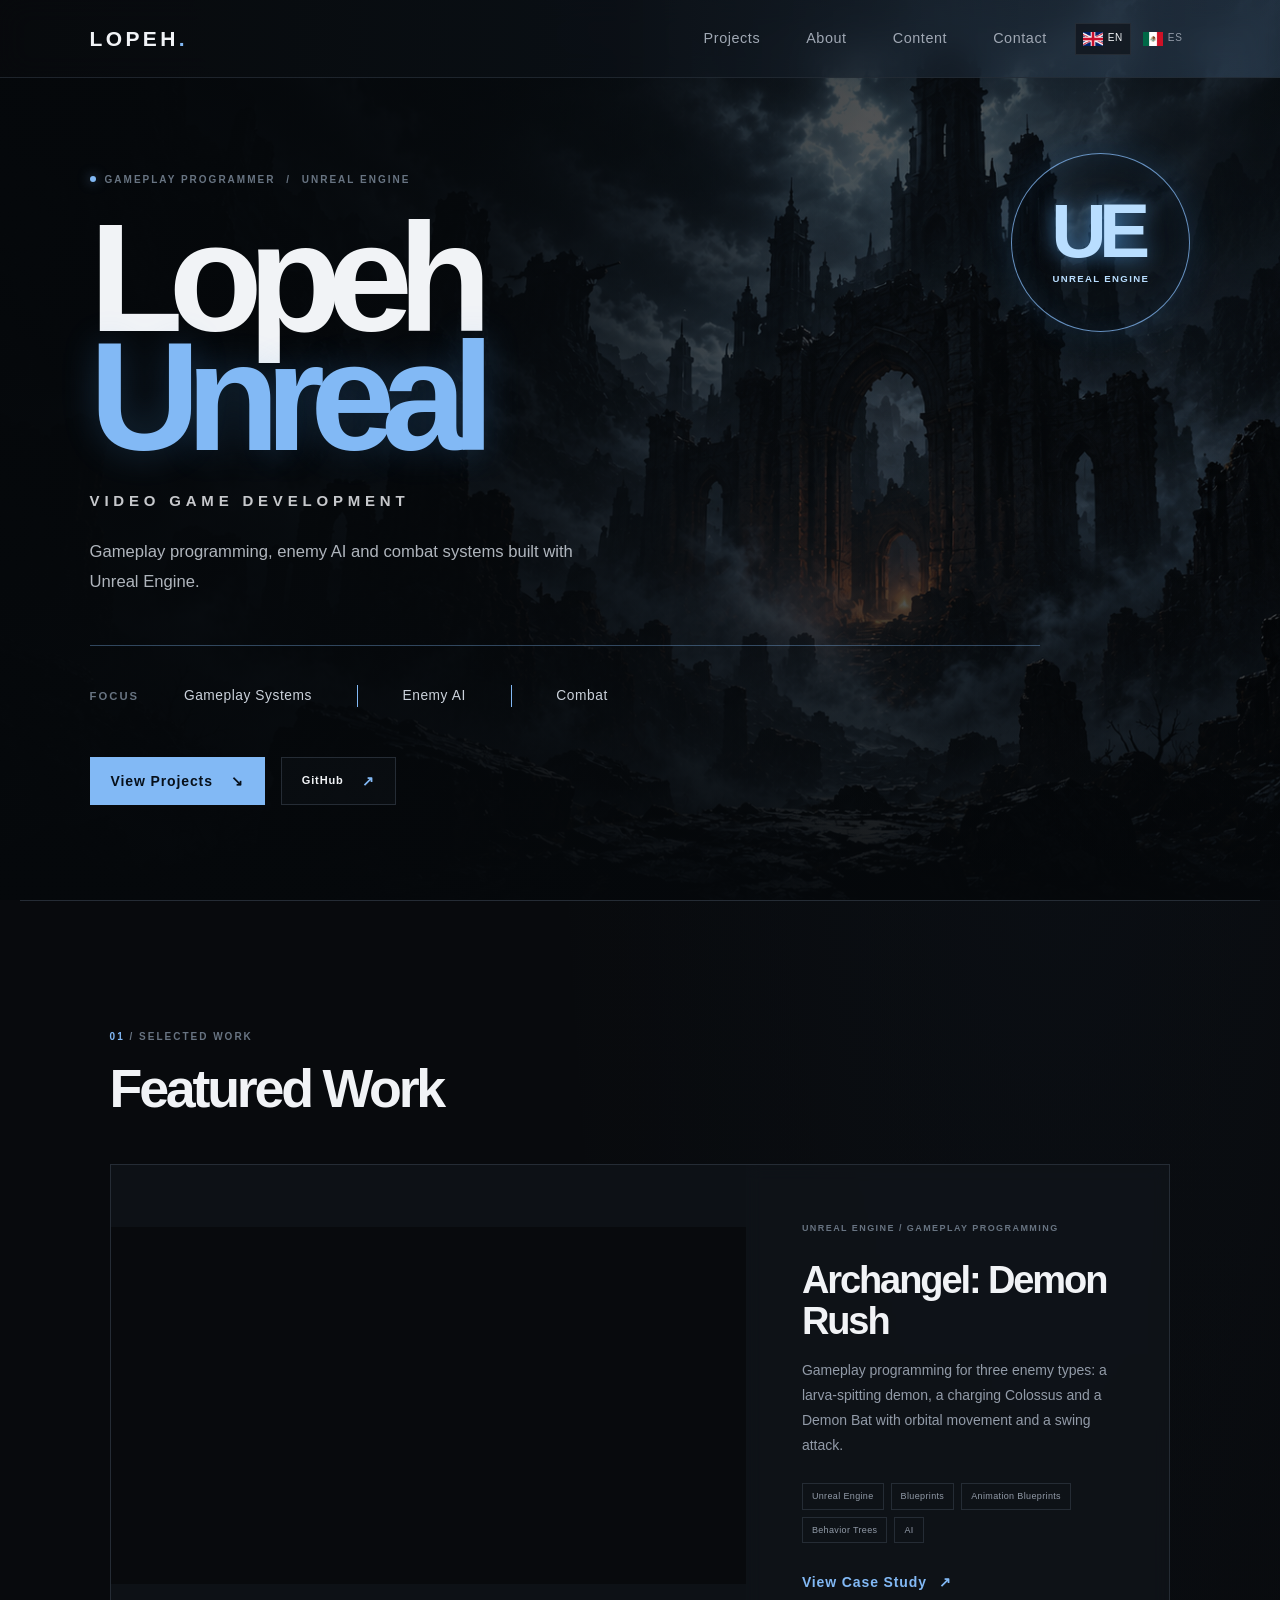
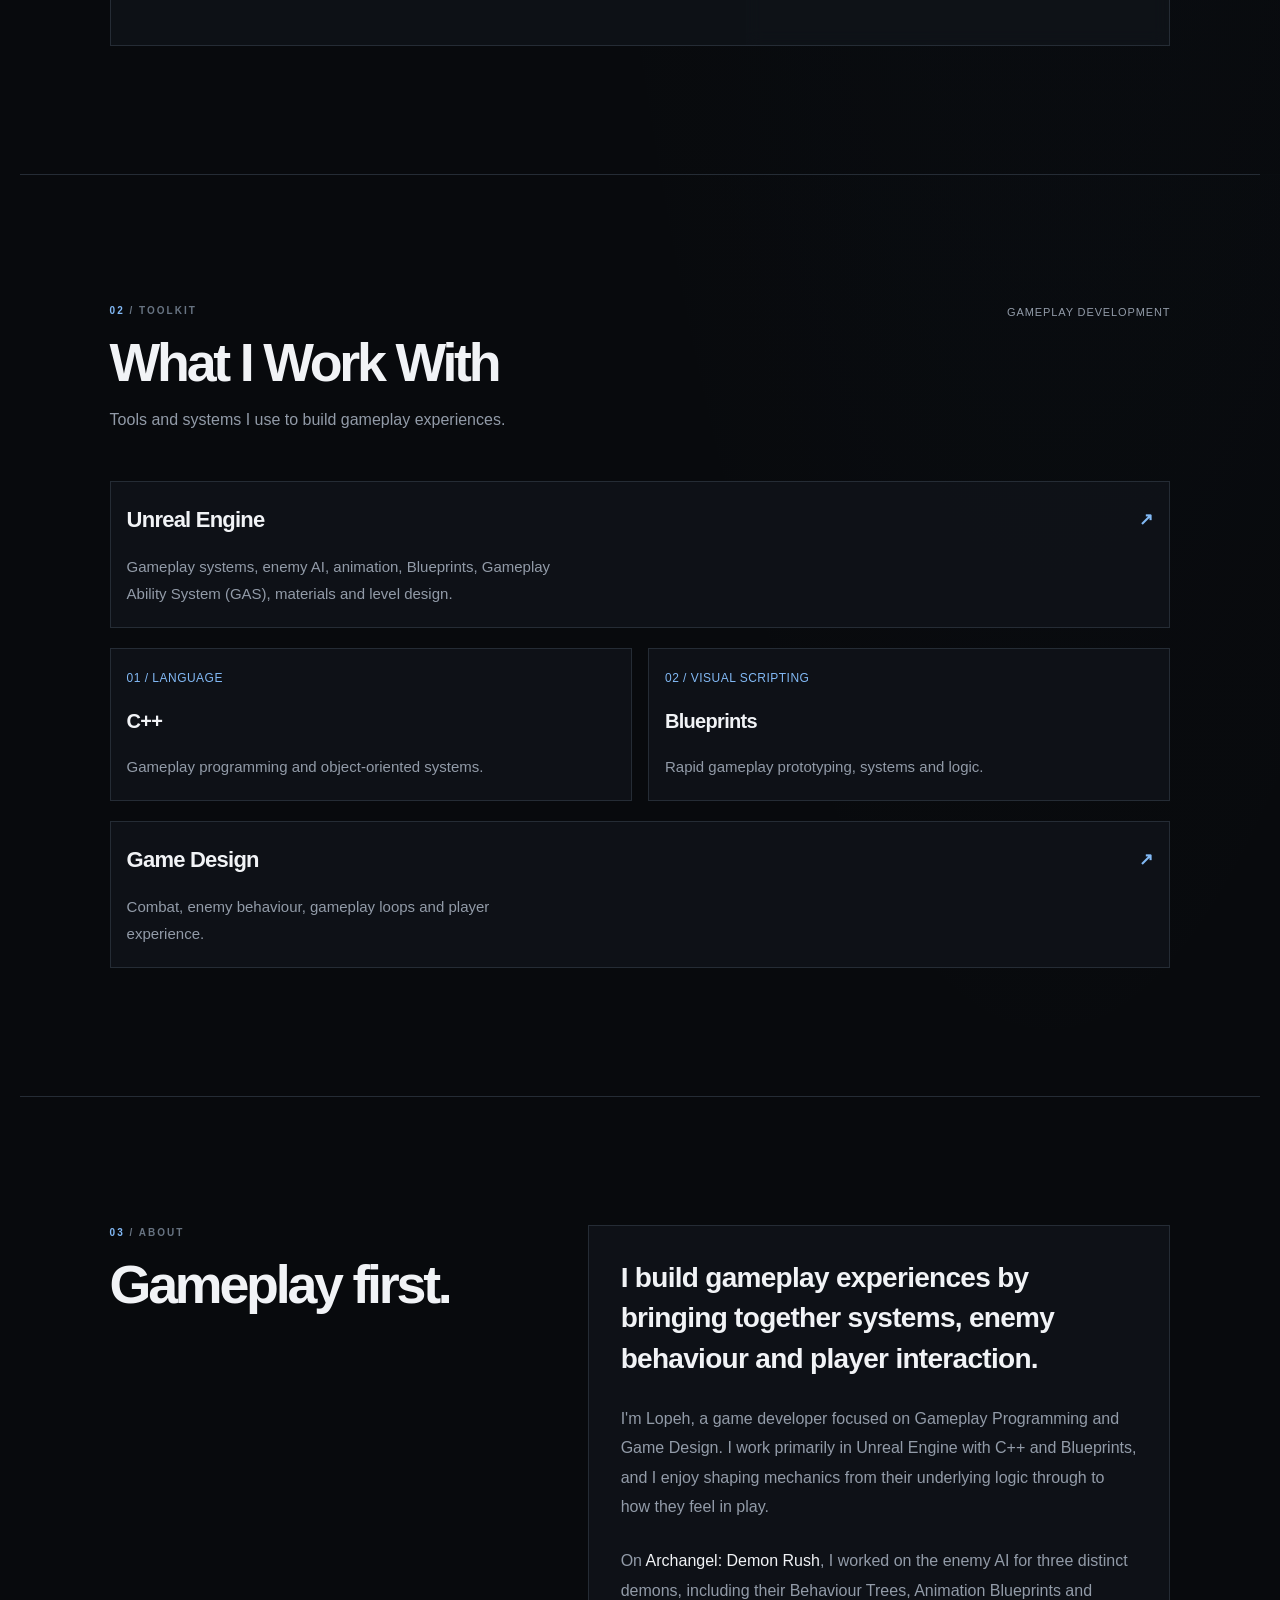
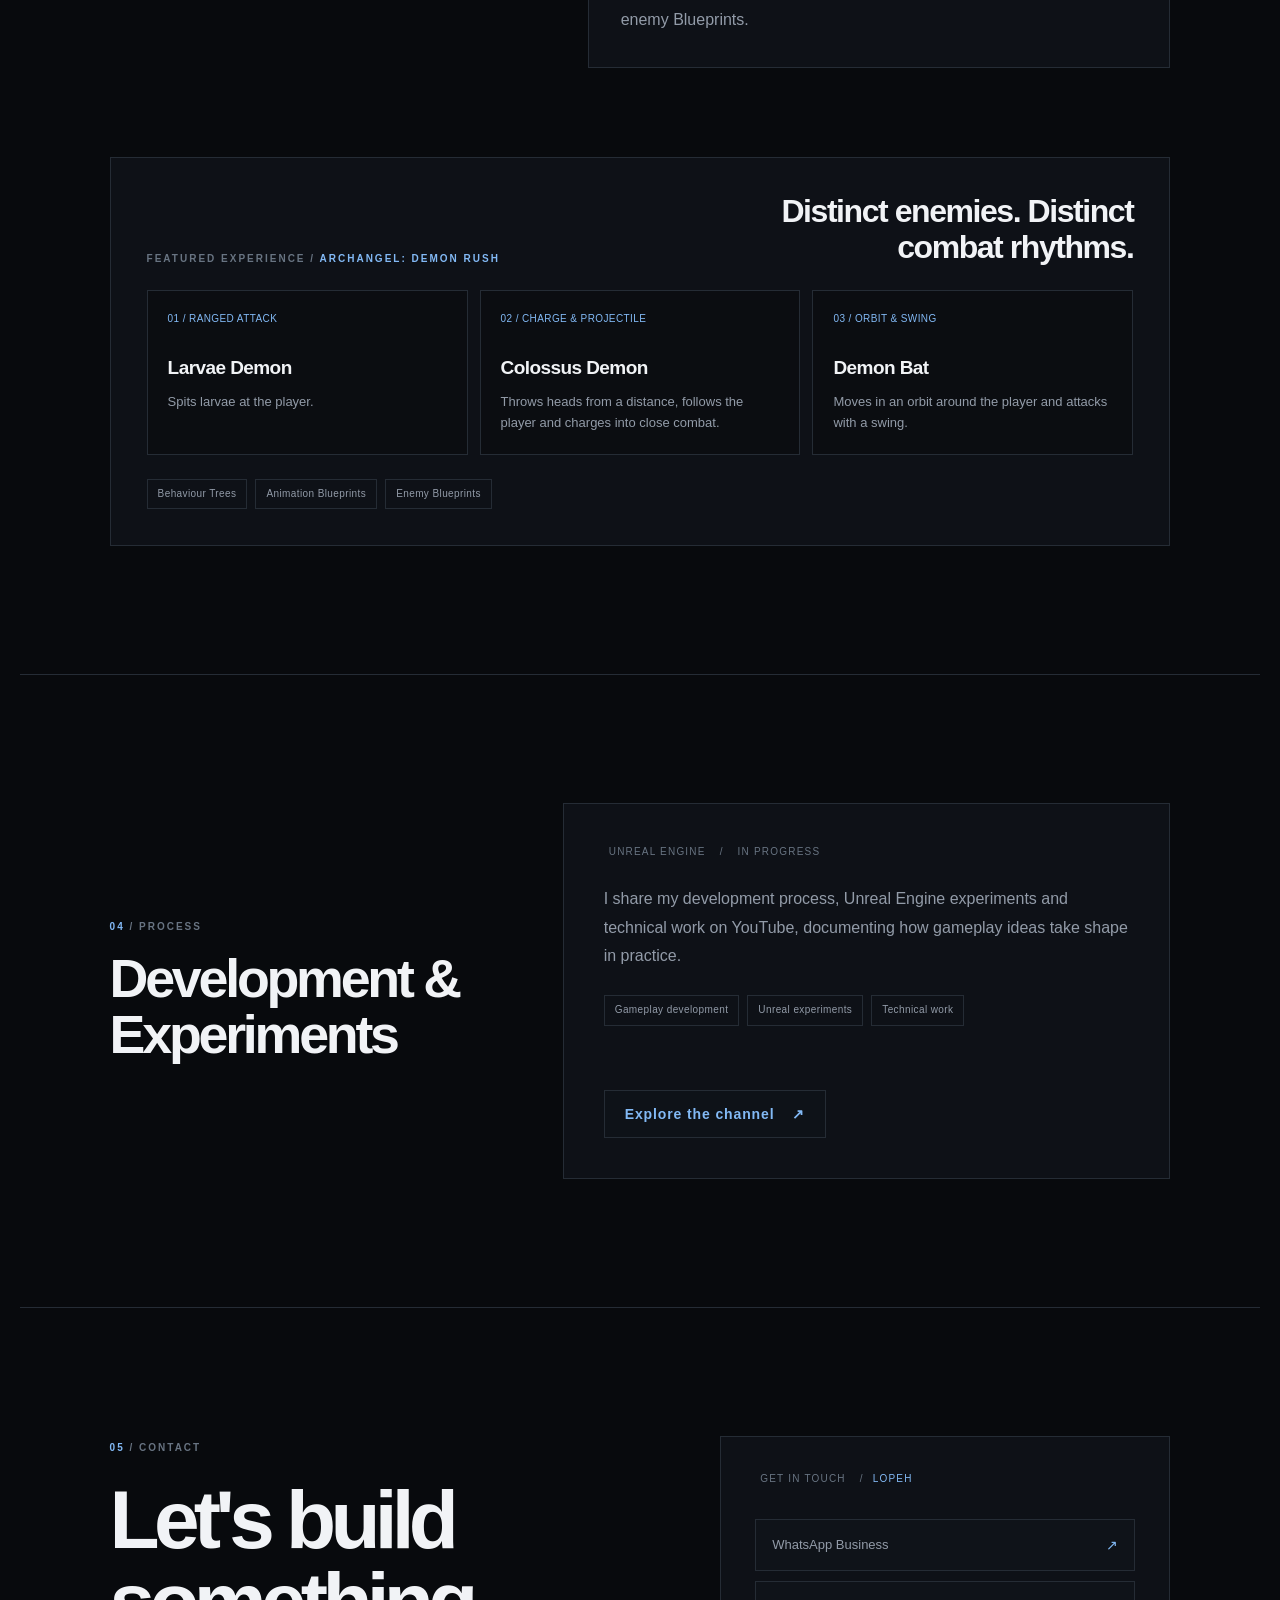
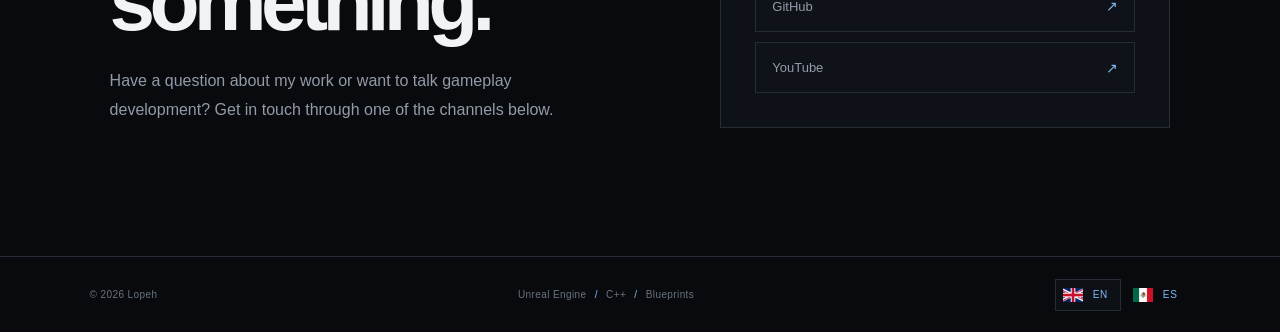
<file: index.html>
<!DOCTYPE html>
<html lang="en">
<head>
    <meta charset="UTF-8">
    <meta name="viewport" content="width=device-width, initial-scale=1.0">
    <meta name="theme-color" content="#080A0D">
    <meta name="description" content="Lopeh — Gameplay Programmer working with Unreal Engine, C++, Blueprints, enemy AI and combat systems." data-i18n-content="homeMetaDescription">
    <meta property="og:title" content="Lopeh | Gameplay Programmer" data-i18n-content="homeTitle">
    <meta property="og:description" content="Gameplay Programming and Unreal Engine. Selected work, enemy AI and combat systems." data-i18n-content="homeMetaDescription">
    <meta property="og:type" content="website">
    <meta property="og:url" content="https://lopeh.dev/">

    <title data-i18n="homeTitle">Lopeh | Gameplay Programmer</title>
    <link rel="stylesheet" href="style.css?v=toolkit-layout-7">
    <link rel="icon" href="favicon.svg?v=1" type="image/svg+xml">
    <link rel="icon" href="favicon.ico?v=1" sizes="64x64">
</head>
<body>
    <a class="skip-link" href="#main" data-i18n="skip">Skip to content</a>

    <header class="navbar">
        <a href="#home" class="logo" aria-label="Lopeh home" data-i18n-aria-label="homeLabel">LOPEH<span>.</span></a>
        <nav aria-label="Main navigation" data-i18n-aria-label="navLabel">
            <a href="#projects" data-i18n="navProjects">Projects</a>
            <a href="#about" data-i18n="navAbout">About</a>
            <a href="#content" data-i18n="navContent">Content</a>
            <a href="#contact" data-i18n="navContact">Contact</a>
        </nav>
        <div class="language-switcher" role="group" aria-label="Language" data-i18n-aria-label="languageLabel">
            <button type="button" data-set-language="en" aria-label="English" aria-pressed="true"><img class="language-flag" src="images/flag-gb.png" alt="" width="20" height="14"><span>EN</span></button>
            <button type="button" data-set-language="es" aria-label="Español" aria-pressed="false"><img class="language-flag" src="images/flag-mx.png" alt="" width="20" height="14"><span>ES</span></button>
        </div>
    </header>

    <main id="main">
        <section class="hero" id="home" aria-labelledby="hero-title">
            <div class="hero-backdrop" aria-hidden="true">
                <img src="images/ruined-castle-background.png" alt="" fetchpriority="high">
            </div>
            <div class="hero-engine-mark" role="img" aria-label="Unreal Engine">
                <span class="hero-engine-monogram" aria-hidden="true">UE</span>
                <span>UNREAL ENGINE</span>
            </div>
            <div class="hero-inner">
                <div class="hero-content">
                    <p class="eyebrow"><span class="eyebrow-marker" aria-hidden="true"></span><span data-i18n="heroEyebrow">GAMEPLAY PROGRAMMER <span class="eyebrow-divider">/</span> UNREAL ENGINE</span></p>
                    <h1 id="hero-title"><span class="hero-name">Lopeh</span><span class="hero-unreal">Unreal</span></h1>
                    <p class="hero-subtitle" data-i18n="heroSubtitle">VIDEO GAME DEVELOPMENT</p>
                    <p class="hero-description" data-i18n="heroDescription">Gameplay programming, enemy AI and combat systems built with Unreal Engine.</p>

                    <div class="specialty-strip" aria-label="Specialties" data-i18n-aria-label="specialtiesLabel">
                        <span class="specialty-label" data-i18n="focus">FOCUS</span>
                        <span data-i18n="gameplaySystems">Gameplay Systems</span>
                        <span>Enemy AI</span>
                        <span>Combat</span>
                    </div>

                    <div class="hero-buttons">
                        <a href="#projects" class="button primary"><span data-i18n="viewProjects">View Projects</span> <span aria-hidden="true">↘</span></a>
                        <a href="https://github.com/lopehdev" class="button secondary" target="_blank" rel="noopener noreferrer">GitHub <span aria-hidden="true">↗</span></a>
                    </div>
                </div>
            </div>
        </section>

        <section id="projects" class="section projects-section backdrop-section" aria-labelledby="projects-title">
            <div class="section-heading">
                <p class="eyebrow">01 <span>/</span> <span data-i18n="selectedWork">SELECTED WORK</span></p>
                <h2 id="projects-title" data-i18n="featuredWork">Featured Work</h2>
            </div>

            <article class="project-card">
                <div class="project-image">
                    <iframe
                        src="https://www.youtube.com/embed/xgYM9En0Grg"
                        title="Archangel: Demon Rush — Enemy AI Showcase"
                        data-i18n-title="showcaseVideoTitle"
                        loading="lazy"
                        allow="accelerometer; clipboard-write; encrypted-media; gyroscope; picture-in-picture; web-share"
                        referrerpolicy="strict-origin-when-cross-origin"
                        allowfullscreen>
                    </iframe>
                </div>
                <div class="project-info">
                    <p class="project-type"><span data-i18n="projectType">UNREAL ENGINE <span>/</span> GAMEPLAY PROGRAMMING</span></p>
                    <h3>Archangel: Demon Rush</h3>
                    <p data-i18n="projectDescription">Gameplay programming for three enemy types: a larva-spitting demon, a charging Colossus and a Demon Bat with orbital movement and a swing attack.</p>
                    <div class="tags" aria-label="Project technologies" data-i18n-aria-label="projectTechnologies">
                        <span>Unreal Engine</span>
                        <span>Blueprints</span>
                        <span>Animation Blueprints</span>
                        <span data-i18n="behaviorTrees">Behavior Trees</span>
                        <span>AI</span>
                    </div>
                    <a href="archangel.html" class="project-link"><span data-i18n="viewCaseStudy">View Case Study</span> <span aria-hidden="true">↗</span></a>
                </div>
            </article>
        </section>

        <section class="section skills-section backdrop-section" aria-labelledby="skills-title">
            <div class="section-heading toolkit-heading">
                <p class="eyebrow">02 <span>/</span> <span data-i18n="toolkit">TOOLKIT</span></p>
                <p class="toolkit-meta" data-i18n="gameplayDevelopment">GAMEPLAY DEVELOPMENT</p>
                <h2 id="skills-title" data-i18n="toolkitTitle">What I Work With</h2>
                <p class="toolkit-intro" data-i18n="toolkitIntro">Tools and systems I use to build gameplay experiences.</p>
            </div>
            <div class="skills-grid">
                <article class="skill skill-feature">
                    <div class="skill-heading">
                        <h3>Unreal Engine</h3>
                        <span class="skill-arrow" aria-hidden="true">↗</span>
                    </div>
                    <p data-i18n="unrealSummary">Gameplay systems, enemy AI, animation, Blueprints, Gameplay Ability System (GAS), materials and level design.</p>
                </article>
                <article class="skill">
                    <span class="skill-index" data-i18n="language">01 / LANGUAGE</span>
                    <h3>C++</h3>
                    <p data-i18n="cppDescription">Gameplay programming and object-oriented systems.</p>
                </article>
                <article class="skill">
                    <span class="skill-index" data-i18n="visualScripting">02 / VISUAL SCRIPTING</span>
                    <h3>Blueprints</h3>
                    <p data-i18n="blueprintsDescription">Rapid gameplay prototyping, systems and logic.</p>
                </article>
                <article class="skill skill-wide">
                    <div class="skill-heading">
                    <h3 data-i18n="gameDesign">Game Design</h3>
                        <span class="skill-arrow" aria-hidden="true">↗</span>
                    </div>
                    <p data-i18n="gameDesignDescription">Combat, enemy behaviour, gameplay loops and player experience.</p>
                </article>
            </div>
        </section>

        <section id="about" class="section about-section backdrop-section" aria-labelledby="about-title">
            <div class="section-heading">
                <p class="eyebrow">03 <span>/</span> <span data-i18n="about">ABOUT</span></p>
                <h2 id="about-title" data-i18n="aboutTitle">Gameplay first.</h2>
            </div>
            <div class="about-content">
                <p class="about-lead" data-i18n="aboutLead">I build gameplay experiences by bringing together systems, enemy behaviour and player interaction.</p>
                <p data-i18n="aboutParagraph1">I'm Lopeh, a game developer focused on Gameplay Programming and Game Design. I work primarily in Unreal Engine with C++ and Blueprints, and I enjoy shaping mechanics from their underlying logic through to how they feel in play.</p>
                <p data-i18n="aboutParagraph2">On <em>Archangel: Demon Rush</em>, I worked on the enemy AI for three distinct demons, including their Behaviour Trees, Animation Blueprints and enemy Blueprints.</p>
            </div>
            <div class="about-focus">
                <div class="about-focus-heading">
                    <p class="eyebrow"><span data-i18n="featuredExperience">FEATURED EXPERIENCE</span> <span>/</span> ARCHANGEL: DEMON RUSH</p>
                    <h3 data-i18n="enemyHeading">Distinct enemies. Distinct combat rhythms.</h3>
                </div>
                <div class="enemy-grid">
                    <article class="enemy-card">
                        <span class="skill-index" data-i18n="rangedAttack">01 / RANGED ATTACK</span>
                        <h4>Larvae Demon</h4>
                        <p data-i18n="larvaeDescription">Spits larvae at the player.</p>
                    </article>
                    <article class="enemy-card">
                        <span class="skill-index" data-i18n="chargeProjectile">02 / CHARGE &amp; PROJECTILE</span>
                        <h4>Colossus Demon</h4>
                        <p data-i18n="colossusDescription">Throws heads from a distance, follows the player and charges into close combat.</p>
                    </article>
                    <article class="enemy-card">
                        <span class="skill-index" data-i18n="orbitSwing">03 / ORBIT &amp; SWING</span>
                        <h4>Demon Bat</h4>
                        <p data-i18n="batDescription">Moves in an orbit around the player and attacks with a swing.</p>
                    </article>
                </div>
                <div class="about-tools" aria-label="Areas of implementation" data-i18n-aria-label="implementationAreas">
                    <span>Behaviour Trees</span>
                    <span>Animation Blueprints</span>
                    <span>Enemy Blueprints</span>
                </div>
            </div>
        </section>

        <section id="content" class="section content-section backdrop-section" aria-labelledby="content-title">
            <div class="section-heading">
                <p class="eyebrow">04 <span>/</span> <span data-i18n="process">PROCESS</span></p>
                <h2 id="content-title" data-i18n="contentTitle">Development &amp; Experiments</h2>
            </div>
            <div class="content-panel">
                <div class="content-copy">
                    <p class="content-kicker"><span data-i18n="unrealEngine">UNREAL ENGINE</span> <span>/</span> <span data-i18n="inProgress">IN PROGRESS</span></p>
                    <p class="content-description" data-i18n="contentDescription">I share my development process, Unreal Engine experiments and technical work on YouTube, documenting how gameplay ideas take shape in practice.</p>
                    <div class="content-topics" aria-label="Topics" data-i18n-aria-label="topics">
                        <span data-i18n="topicGameplay">Gameplay development</span>
                        <span data-i18n="topicExperiments">Unreal experiments</span>
                        <span data-i18n="topicTechnical">Technical work</span>
                    </div>
                </div>
                <a href="https://www.youtube.com/@LopehUnrealES" target="_blank" rel="noopener noreferrer" class="button secondary"><span data-i18n="exploreChannel">Explore the channel</span> <span aria-hidden="true">↗</span></a>
            </div>
        </section>

        <section id="contact" class="section contact-section backdrop-section" aria-labelledby="contact-title">
            <div class="contact-copy">
                <p class="eyebrow">05 <span>/</span> <span data-i18n="contact">CONTACT</span></p>
                <h2 id="contact-title" data-i18n="contactTitle">Let's build something.</h2>
                <p class="contact-description" data-i18n="contactDescription">Have a question about my work or want to talk gameplay development? Get in touch through one of the channels below.</p>
            </div>
            <div class="contact-panel">
                <p class="content-kicker"><span data-i18n="getInTouch">GET IN TOUCH</span> <span>/</span> LOPEH</p>
                <div class="contact-links">
                    <a href="https://wa.me/353894146419" target="_blank" rel="noopener noreferrer">WhatsApp Business <span aria-hidden="true">↗</span></a>
                    <a href="https://github.com/lopehdev" target="_blank" rel="noopener noreferrer">GitHub <span aria-hidden="true">↗</span></a>
                    <a href="https://www.youtube.com/@LopehUnrealES" target="_blank" rel="noopener noreferrer">YouTube <span aria-hidden="true">↗</span></a>
                </div>
            </div>
        </section>
    </main>

    <footer>
        <p>© 2026 Lopeh</p>
        <p data-i18n="footerSkills">Unreal Engine <span>/</span> C++ <span>/</span> Blueprints</p>
        <div class="language-switcher footer-language" role="group" aria-label="Language" data-i18n-aria-label="languageLabel">
            <button type="button" data-set-language="en" aria-label="English" aria-pressed="true"><img class="language-flag" src="images/flag-gb.png" alt="" width="20" height="14"><span>EN</span></button>
            <button type="button" data-set-language="es" aria-label="Español" aria-pressed="false"><img class="language-flag" src="images/flag-mx.png" alt="" width="20" height="14"><span>ES</span></button>
        </div>
    </footer>
    <script src="language.js" defer></script>
</body>
</html>
</file>
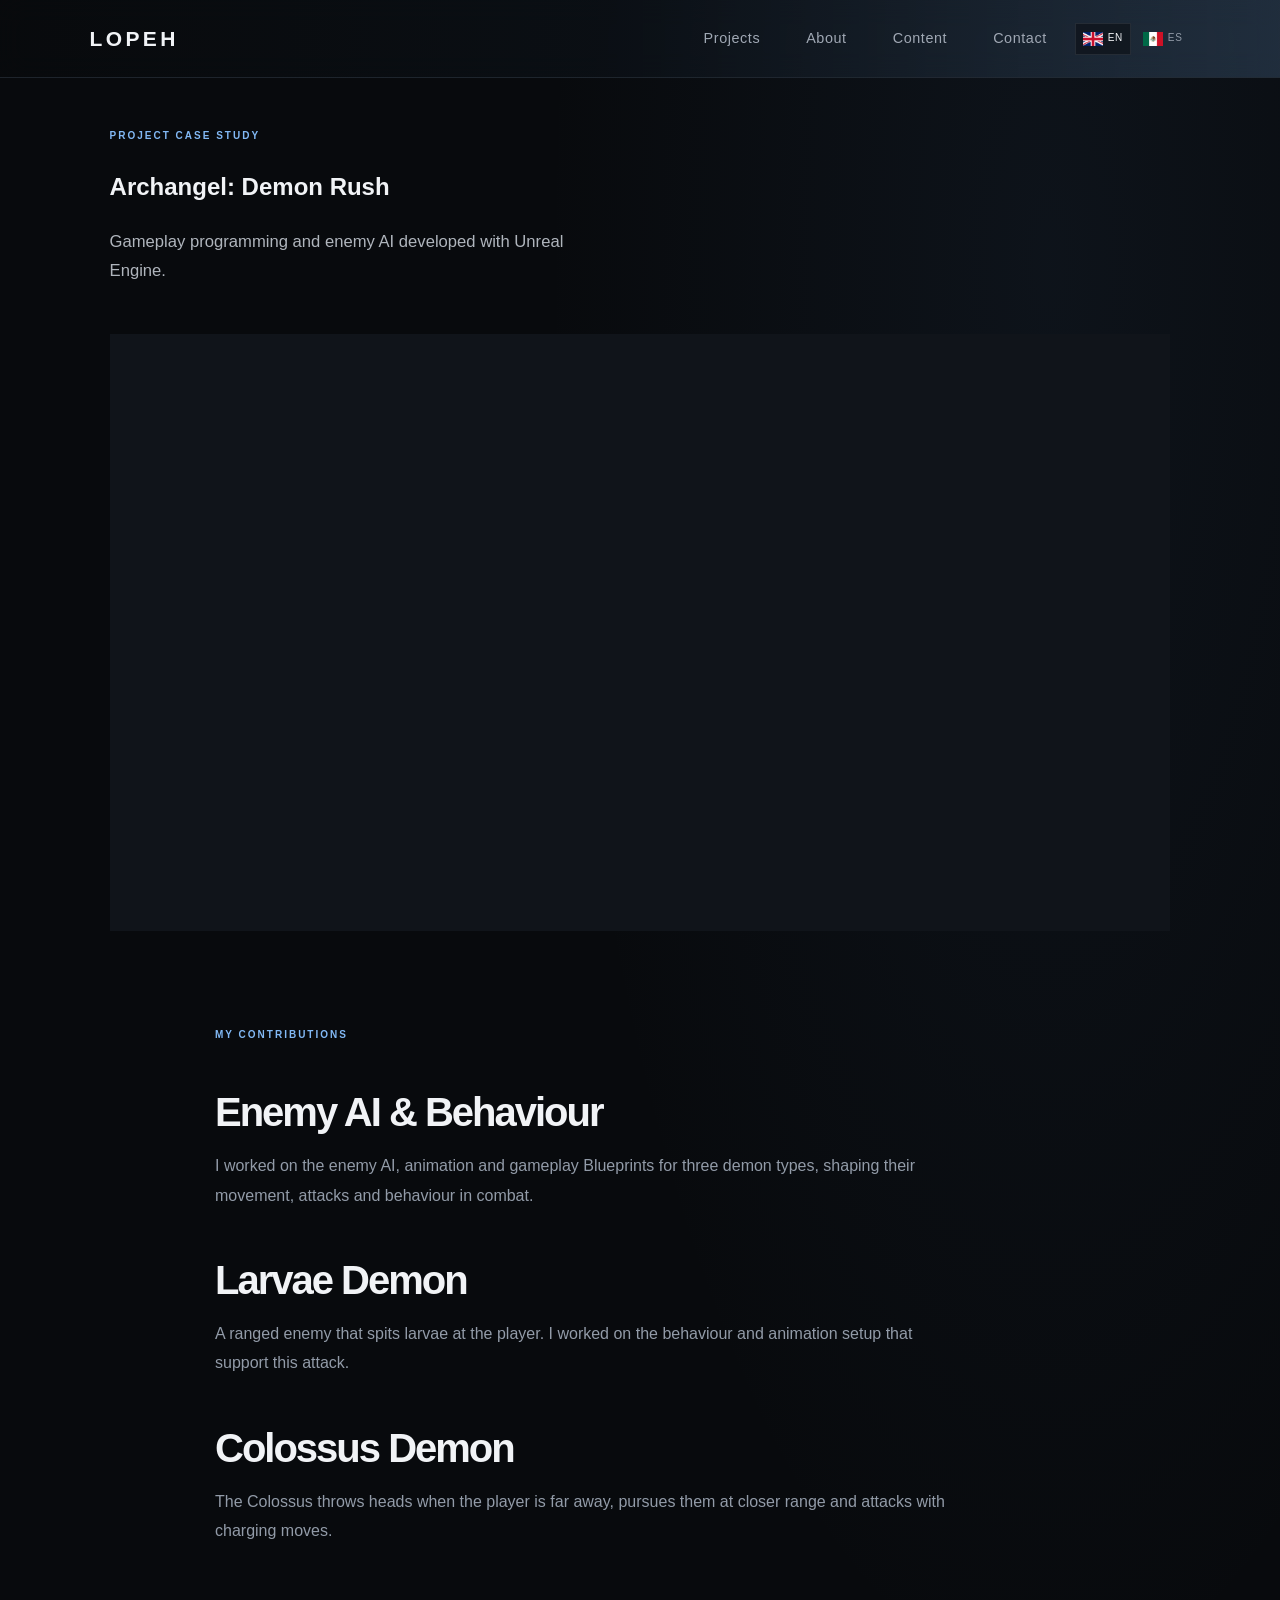
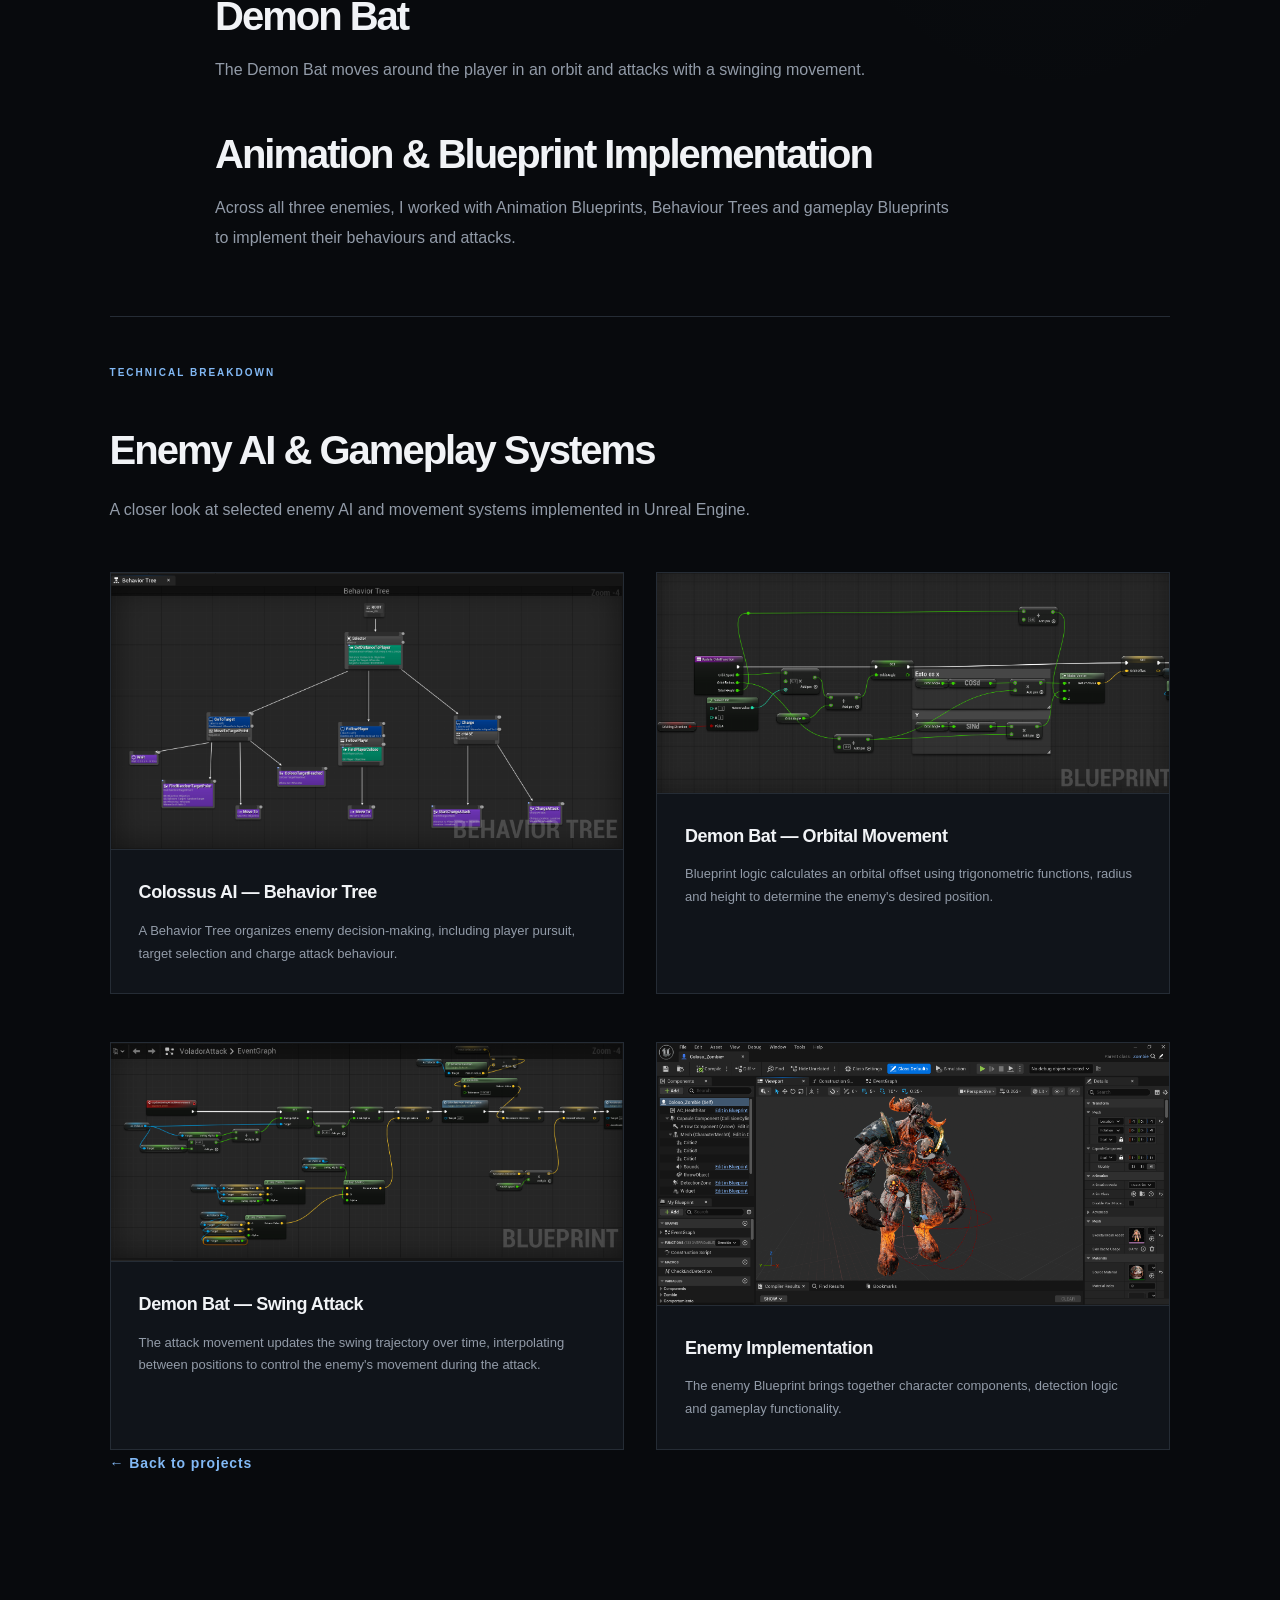
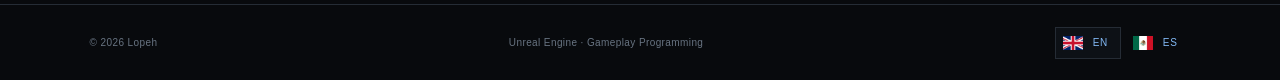
<file: archangel.html>
<!DOCTYPE html>
<html lang="en">
<head>
    <meta charset="UTF-8">
    <meta name="viewport" content="width=device-width, initial-scale=1.0">

    <title data-i18n="caseTitle">Archangel: Demon Rush | Lopeh</title>

    <meta name="description"
          content="Gameplay programming and enemy AI work on Archangel: Demon Rush." data-i18n-content="caseMetaDescription">

    <link rel="stylesheet" href="style.css?v=toolkit-layout-7">
    <link rel="icon" href="favicon.svg?v=1" type="image/svg+xml">
    <link rel="icon" href="favicon.ico?v=1" sizes="64x64">
</head>

<body>

    <header class="navbar">
        <a href="index.html" class="logo" aria-label="Lopeh home" data-i18n-aria-label="homeLabel">LOPEH</a>

        <nav aria-label="Main navigation" data-i18n-aria-label="navLabel">
            <a href="index.html#projects" data-i18n="navProjects">Projects</a>
            <a href="index.html#about" data-i18n="navAbout">About</a>
            <a href="index.html#content" data-i18n="navContent">Content</a>
            <a href="index.html#contact" data-i18n="navContact">Contact</a>
        </nav>
        <div class="language-switcher" role="group" aria-label="Language" data-i18n-aria-label="languageLabel">
            <button type="button" data-set-language="en" aria-label="English" aria-pressed="true"><img class="language-flag" src="images/flag-gb.png" alt="" width="20" height="14"><span>EN</span></button>
            <button type="button" data-set-language="es" aria-label="Español" aria-pressed="false"><img class="language-flag" src="images/flag-mx.png" alt="" width="20" height="14"><span>ES</span></button>
        </div>
    </header>

    <main>
        <section class="section">
            <p class="eyebrow" data-i18n="caseStudyLabel">PROJECT CASE STUDY</p>

            <h1 data-i18n="projectName">Archangel: Demon Rush</h1>

            <p class="hero-description" data-i18n="caseHeroDescription">
                Gameplay programming and enemy AI
                developed with Unreal Engine.
            </p>

            <div class="case-study-video">
                <iframe
                    src="https://www.youtube.com/embed/xgYM9En0Grg"
                    title="Archangel: Demon Rush - Enemy Showcase"
                    data-i18n-title="showcaseVideoTitle"
                    allowfullscreen>
                </iframe>
            </div>

            <div class="case-study-content">
                <p class="eyebrow" data-i18n="myContributions">MY CONTRIBUTIONS</p>

                <h2 data-i18n="enemyBehaviourTitle">Enemy AI &amp; Behaviour</h2>

                <p data-i18n="enemyBehaviourIntro">
                    I worked on the enemy AI, animation and gameplay
                    Blueprints for three demon types, shaping their
                    movement, attacks and behaviour in combat.
                </p>

                <h2 data-i18n="larvaeName">Larvae Demon</h2>

                <p data-i18n="larvaeCaseDescription">
                    A ranged enemy that spits larvae at the player.
                    I worked on the behaviour and animation setup that
                    support this attack.
                </p>

                <h2 data-i18n="colossusName">Colossus Demon</h2>

                <p data-i18n="colossusCaseDescription">
                    The Colossus throws heads when the player is far
                    away, pursues them at closer range and attacks with
                    charging moves.
                </p>

                <h2 data-i18n="batName">Demon Bat</h2>

                <p data-i18n="batCaseDescription">
                    The Demon Bat moves around the player in an orbit
                    and attacks with a swinging movement.
                </p>

                <h2 data-i18n="animationImplementation">Animation &amp; Blueprint Implementation</h2>

                <p data-i18n="animationImplementationDescription">
                    Across all three enemies, I worked with Animation
                    Blueprints, Behaviour Trees and gameplay Blueprints
                    to implement their behaviours and attacks.
                </p>
            </div>

<div class="technical-section">

    <p class="eyebrow" data-i18n="technicalBreakdown">TECHNICAL BREAKDOWN</p>

    <h2 data-i18n="technicalTitle">Enemy AI &amp; Gameplay Systems</h2>

    <p class="technical-intro" data-i18n="technicalIntro">
        A closer look at selected enemy AI and movement systems
        implemented in Unreal Engine.
    </p>

    <div class="technical-grid">

        <article class="technical-card">
            <img
                src="images/colossus-behavior-tree.png"
                alt="Colossus enemy AI Behavior Tree in Unreal Engine" data-i18n-alt="colossusImageAlt">

            <div class="technical-card-content">
                <h3 data-i18n="colossusTreeTitle">Colossus AI — Behavior Tree</h3>
                <p data-i18n="colossusTreeDescription">
                    A Behavior Tree organizes enemy decision-making,
                    including player pursuit, target selection and
                    charge attack behaviour.
                </p>
            </div>
        </article>

        <article class="technical-card">
            <img
                src="images/flying-enemy-orbit.png"
                alt="Blueprint graph calculating Demon Bat orbital movement" data-i18n-alt="batOrbitImageAlt">

            <div class="technical-card-content">
                <h3 data-i18n="batOrbitTitle">Demon Bat — Orbital Movement</h3>
                <p data-i18n="batOrbitDescription">
                    Blueprint logic calculates an orbital offset
                    using trigonometric functions, radius and height
                    to determine the enemy's desired position.
                </p>
            </div>
        </article>

        <article class="technical-card">
            <img
                src="images/flying-enemy-attack.png"
                alt="Blueprint graph updating the Demon Bat swing attack" data-i18n-alt="batAttackImageAlt">

            <div class="technical-card-content">
                <h3 data-i18n="batAttackTitle">Demon Bat — Swing Attack</h3>
                <p data-i18n="batAttackDescription">
                    The attack movement updates the swing trajectory
                    over time, interpolating between positions to
                    control the enemy's movement during the attack.
                </p>
            </div>
        </article>

        <article class="technical-card">
            <img
                src="images/enemy-blueprint.png"
                alt="Enemy character Blueprint and components in Unreal Engine" data-i18n-alt="enemyBlueprintImageAlt">

            <div class="technical-card-content">
                <h3 data-i18n="enemyImplementationTitle">Enemy Implementation</h3>
                <p data-i18n="enemyImplementationDescription">
                    The enemy Blueprint brings together character
                    components, detection logic and gameplay
                    functionality.
                </p>
            </div>
        </article>

    </div>

</div>

            
            
            <a href="index.html#projects" class="project-link">
                <span data-i18n="backToProjects">← Back to projects</span>
            </a>
        </section>
    </main>

    <footer>
        <p>© 2026 Lopeh</p>
        <p data-i18n="caseFooter">Unreal Engine · Gameplay Programming</p>
        <div class="language-switcher footer-language" role="group" aria-label="Language" data-i18n-aria-label="languageLabel">
            <button type="button" data-set-language="en" aria-label="English" aria-pressed="true"><img class="language-flag" src="images/flag-gb.png" alt="" width="20" height="14"><span>EN</span></button>
            <button type="button" data-set-language="es" aria-label="Español" aria-pressed="false"><img class="language-flag" src="images/flag-mx.png" alt="" width="20" height="14"><span>ES</span></button>
        </div>
    </footer>

    <script src="language.js" defer></script>
</body>
</html>
</file>
<file: style.css>
/* =========================
   DESIGN TOKENS & RESET
========================= */
:root {
    --bg-main: #080A0D;
    --bg-card: #10141A;
    --bg-raised: #151B23;
    --panel-fill: rgba(16, 20, 26, 0.78);
    --text-primary: #F1F3F6;
    --text-secondary: #929BA8;
    --text-navigation: #A0A8B4;
    --text-muted: #687482;
    --border: #252C35;
    --accent: #82B9F5;
    --accent-hover: #A5CEFF;
    --accent-ink: #07101A;

    --content-width: 1240px;
    --page-gutter: clamp(22px, 7vw, 104px);
    --nav-height: 78px;
    --space-1: 8px;
    --space-2: 12px;
    --space-3: 16px;
    --space-4: 24px;
    --space-5: 32px;
    --space-6: 48px;
    --space-7: 64px;
    --space-8: 96px;
    --space-9: 128px;
}

*,
*::before,
*::after {
    box-sizing: border-box;
}

html {
    scroll-behavior: smooth;
    scroll-padding-top: calc(var(--nav-height) + 24px);
}

body {
    min-width: 320px;
    margin: 0;
    overflow-x: hidden;
    background:
        radial-gradient(ellipse at 82% 8%, rgba(69, 111, 161, 0.09), transparent 34%),
        var(--bg-main);
    color: var(--text-primary);
    font-family: "Helvetica Neue", Helvetica, Arial, sans-serif;
    font-size: 16px;
    line-height: 1.65;
    -webkit-font-smoothing: antialiased;
    text-rendering: optimizeLegibility;
}

::selection {
    background: var(--accent);
    color: var(--accent-ink);
}

a {
    color: inherit;
    text-decoration: none;
}

button,
a {
    -webkit-tap-highlight-color: transparent;
}

a:focus-visible {
    outline: 2px solid var(--accent);
    outline-offset: 5px;
}

.skip-link {
    position: fixed;
    z-index: 2000;
    top: 12px;
    left: 12px;
    padding: 10px 14px;
    transform: translateY(-160%);
    background: var(--accent);
    color: var(--accent-ink);
    font-size: 13px;
    font-weight: 700;
}

.skip-link:focus {
    transform: translateY(0);
}

/* =========================
   NAVIGATION
========================= */
.navbar {
    position: fixed;
    z-index: 1000;
    inset: 0 0 auto;
    display: flex;
    align-items: center;
    justify-content: space-between;
    height: var(--nav-height);
    padding: 0 var(--page-gutter);
    border-bottom: 1px solid rgba(37, 44, 53, 0.78);
    background: linear-gradient(
        to right,
        rgba(8, 10, 13, 0.873) 0%,
        rgba(11, 16, 22, 0.864) 48%,
        rgba(91, 130, 172, 0.27) 100%
    );
    backdrop-filter: blur(14px);
}

.logo {
    flex: 0 0 auto;
    font-size: 21px;
    font-weight: 800;
    letter-spacing: 0.16em;
    line-height: 1;
}

.logo span {
    color: var(--accent);
}

.navbar nav {
    display: flex;
    align-items: center;
    gap: clamp(19px, 3.6vw, 46px);
    transform: translateX(20%);
}

.navbar nav a {
    color: var(--text-navigation);
    font-size: 14.4px;
    letter-spacing: 0.04em;
    transition: color 180ms ease;
}

.navbar nav a:hover {
    color: var(--text-primary);
}

.navbar {
    gap: clamp(12px, 2.2vw, 28px);
}

.navbar nav {
    margin-left: auto;
    transform: none;
}

.language-switcher {
    display: inline-flex;
    flex: 0 0 auto;
    align-items: center;
    gap: 4px;
}

.language-switcher button {
    display: inline-flex;
    min-width: 48px;
    min-height: 32px;
    align-items: center;
    justify-content: center;
    gap: 5px;
    padding: 4px 7px;
    border: 1px solid transparent;
    background: transparent;
    color: var(--text-secondary);
    cursor: pointer;
    font: inherit;
    font-size: 10px;
    letter-spacing: 0.06em;
    transition: border-color 160ms ease, background-color 160ms ease, color 160ms ease;
}

.language-switcher button:hover,
.language-switcher button[aria-pressed="true"] {
    border-color: var(--border);
    background: rgba(16, 20, 26, 0.74);
    color: var(--text-primary);
}

.language-switcher button:focus-visible {
    outline: 2px solid var(--accent);
    outline-offset: 3px;
}

.language-flag {
    font-size: 14px;
    line-height: 1;
}

/* =========================
   TYPOGRAPHY & SHARED ELEMENTS
========================= */
h1,
h2,
h3,
p {
    margin-top: 0;
}

h1,
h2,
h3 {
    font-family: "Arial Black", "Helvetica Neue", Arial, sans-serif;
    font-weight: 800;
}

.eyebrow {
    margin: 0 0 var(--space-4);
    color: var(--accent);
    font-size: 10px;
    font-weight: 700;
    letter-spacing: 0.2em;
    line-height: 1.5;
    text-transform: uppercase;
}

.eyebrow > span:not(.eyebrow-marker) {
    color: var(--text-muted);
}

.eyebrow-marker {
    display: inline-block;
    width: 6px;
    height: 6px;
    margin: 0 9px 1px 0;
    border-radius: 50%;
    background: var(--accent);
    box-shadow: 0 0 12px rgba(130, 185, 245, 0.6);
}

.button {
    display: inline-flex;
    min-height: 48px;
    align-items: center;
    justify-content: center;
    gap: 18px;
    padding: 0 20px;
    border: 1px solid var(--border);
    color: var(--text-primary);
    font-size: 11px;
    font-weight: 700;
    letter-spacing: 0.08em;
    transition: color 180ms ease, background-color 180ms ease, border-color 180ms ease, transform 180ms ease;
}

.button:hover {
    transform: translateY(-2px);
}

.button span,
.project-link span,
.contact-links span {
    color: var(--accent);
    font-size: 14px;
    line-height: 1;
}

.button.primary {
    border-color: var(--accent);
    background: var(--accent);
    color: var(--accent-ink);
}

.button.primary span {
    color: var(--accent-ink);
}

.button.primary:hover {
    border-color: var(--accent-hover);
    background: var(--accent-hover);
}

.button.secondary {
    background: rgba(16, 20, 26, 0.4);
}

.button.secondary:hover {
    border-color: rgba(130, 185, 245, 0.65);
    background: rgba(130, 185, 245, 0.07);
}

.section {
    width: min(100%, var(--content-width));
    margin: 0 auto;
    padding: var(--space-9) var(--page-gutter);
}

.section-heading {
    margin-bottom: var(--space-6);
}

.section-heading .eyebrow {
    margin-bottom: var(--space-3);
}

.section-heading h2 {
    margin-bottom: 0;
    font-size: clamp(34px, 4.2vw, 56px);
    letter-spacing: -0.06em;
    line-height: 1.05;
}

/* =========================
   HERO
========================= */
.hero {
    position: relative;
    display: flex;
    min-height: 100svh;
    align-items: center;
    padding: calc(var(--nav-height) + 52px) var(--page-gutter) 54px;
    isolation: isolate;
    overflow: hidden;
}

.hero-backdrop {
    position: absolute;
    z-index: -2;
    inset: 0;
    overflow: hidden;
    background: var(--bg-main);
}

.hero-backdrop img {
    display: block;
    width: 100%;
    height: 100%;
    object-fit: cover;
    object-position: center 48%;
    filter: saturate(0.76) brightness(0.72);
}

.hero::before {
    position: absolute;
    z-index: -1;
    inset: 0;
    background:
        linear-gradient(90deg, rgba(5, 8, 11, 0.96) 0%, rgba(5, 8, 11, 0.83) 32%, rgba(5, 8, 11, 0.35) 68%, rgba(5, 8, 11, 0.28) 100%),
        linear-gradient(0deg, rgba(5, 8, 11, 0.94) 0%, rgba(5, 8, 11, 0.08) 48%, rgba(5, 8, 11, 0.42) 100%);
    content: "";
    pointer-events: none;
}

.hero-inner {
    position: relative;
    display: flex;
    width: min(100%, var(--content-width));
    margin: 0 auto;
    flex-direction: column;
    align-items: flex-start;
    gap: var(--space-6);
}

.hero-content {
    width: min(100%, 950px);
    max-width: 950px;
}

.hero-content .eyebrow {
    margin-bottom: var(--space-5);
}

.eyebrow-divider {
    display: inline-block;
    margin: 0 6px;
    color: var(--text-muted);
}

.hero h1 {
    display: grid;
    margin-bottom: 0;
    font-size: clamp(78px, 12vw, 156px);
    letter-spacing: -0.095em;
    line-height: 0.78;
}

.hero h1 span {
    display: block;
}

.hero-name {
    color: var(--text-primary);
}

.hero-unreal {
    color: var(--accent);
    text-shadow: 0 0 36px rgba(76, 157, 239, 0.24);
}

.hero-subtitle {
    margin: var(--space-5) 0 var(--space-4);
    color: rgba(241, 243, 246, 0.82);
    font-size: clamp(11px, 1.2vw, 15px);
    font-weight: 600;
    letter-spacing: 0.32em;
    line-height: 1.5;
}

.hero-description {
    max-width: 500px;
    margin-bottom: 0;
    color: rgba(223, 230, 238, 0.78);
    font-size: clamp(15px, 1.3vw, 17px);
    line-height: 1.8;
}

.hero-buttons {
    display: flex;
    flex-wrap: wrap;
    gap: var(--space-3);
    margin-top: var(--space-5);
}

.hero-engine-mark {
    position: absolute;
    top: 17%;
    right: max(var(--page-gutter), calc((100vw - var(--content-width)) / 2));
    display: grid;
    width: clamp(126px, 14vw, 196px);
    aspect-ratio: 1;
    align-content: center;
    justify-items: center;
    gap: 8px;
    border: 1px solid rgba(130, 185, 245, 0.76);
    border-radius: 50%;
    background: rgba(5, 12, 19, 0.2);
    box-shadow: 0 0 32px rgba(62, 153, 243, 0.16), inset 0 0 28px rgba(62, 153, 243, 0.08);
    color: #B9DEFF;
    text-align: center;
}

.hero-engine-monogram {
    font-size: clamp(42px, 6vw, 78px);
    font-weight: 800;
    letter-spacing: -0.1em;
    line-height: 0.85;
    padding-right: 0.1em;
    text-shadow: 0 0 20px rgba(92, 177, 255, 0.65);
}

.hero-engine-mark > span:last-child {
    font-size: clamp(7px, 0.75vw, 10px);
    font-weight: 700;
    letter-spacing: 0.14em;
}

.specialty-strip {
    display: flex;
    width: min(100%, 950px);
    min-height: 80px;
    align-items: center;
    gap: clamp(22px, 3.5vw, 48px);
    margin-top: var(--space-6);
    padding-top: 22px;
    border-top: 1px solid rgba(130, 185, 245, 0.35);
    color: #CBD2DB;
    font-size: 13.75px;
    letter-spacing: 0.04em;
}

.specialty-strip > span:not(.specialty-label) {
    display: inline-flex;
    align-items: center;
}

.specialty-strip > span:not(.specialty-label) + span:not(.specialty-label)::before {
    width: 1px;
    height: 22.5px;
    margin-right: clamp(22px, 3.5vw, 48px);
    background: var(--accent);
    content: "";
}

.specialty-label {
    color: var(--text-muted);
    font-size: 11.25px;
    font-weight: 700;
    letter-spacing: 0.18em;
}

/* =========================
   PROJECTS
========================= */
.projects-section {
    border-top: 1px solid var(--border);
}

.backdrop-section {
    position: relative;
    isolation: isolate;
}

.backdrop-section::before,
.backdrop-section::after {
    position: absolute;
    z-index: -1;
    top: 0;
    bottom: 0;
    left: 50%;
    width: 100vw;
    transform: translateX(-50%);
    content: "";
    pointer-events: none;
}

.backdrop-section::before {
    z-index: -2;
    background: url("https://img.youtube.com/vi/xgYM9En0Grg/maxresdefault.jpg") center / cover no-repeat;
    filter: blur(22px) brightness(0.72) saturate(0.72);
    opacity: 0.6;
}

.backdrop-section::after {
    background: linear-gradient(180deg, rgba(8, 10, 13, 0.42), rgba(8, 10, 13, 0.64));
}

.project-card {
    display: grid;
    grid-template-columns: minmax(0, 1.2fr) minmax(0, 0.8fr);
    align-items: center;
    border: 1px solid var(--border);
    background: rgba(16, 20, 26, 0.72);
}

.project-image {
    position: relative;
    width: 100%;
    min-width: 0;
    max-width: 100%;
    aspect-ratio: 16 / 9;
    overflow: hidden;
    background: var(--bg-main);
}

.project-image iframe {
    position: absolute;
    inset: 0;
    display: block;
    width: 100%;
    max-width: 100%;
    height: 100%;
    border: 0;
}

.project-info {
    display: flex;
    flex-direction: column;
    align-items: flex-start;
    justify-content: center;
    padding: clamp(28px, 4.4vw, 56px);
    background: rgba(16, 20, 26, 0.52);
    backdrop-filter: blur(8px);
}

.project-type {
    margin-bottom: var(--space-4);
    color: var(--accent);
    font-size: 9px;
    font-weight: 700;
    letter-spacing: 0.16em;
    line-height: 1.6;
}

.project-type span {
    color: var(--text-muted);
}

.project-info h3 {
    margin-bottom: var(--space-3);
    font-size: clamp(27px, 3vw, 38px);
    letter-spacing: -0.055em;
    line-height: 1.08;
}

.project-info > p:not(.project-type) {
    margin-bottom: var(--space-4);
    color: var(--text-secondary);
    font-size: 14px;
    line-height: 1.8;
}

.tags {
    display: flex;
    flex-wrap: wrap;
    gap: 7px;
    margin: 0 0 var(--space-5);
}

.tags span {
    padding: 5px 9px;
    border: 1px solid var(--border);
    color: var(--text-secondary);
    font-size: 9px;
    letter-spacing: 0.04em;
}

.project-link {
    display: inline-flex;
    align-items: center;
    gap: 12px;
    color: var(--text-primary);
    font-size: 11px;
    font-weight: 700;
    letter-spacing: 0.08em;
    transition: color 180ms ease;
}

.project-link:hover {
    color: var(--accent-hover);
}

/* =========================
   SKILLS
========================= */
.skills-section {
    border-top: 1px solid var(--border);
}

.toolkit-heading {
    display: grid;
    grid-template-columns: 1fr auto;
    align-items: start;
    column-gap: var(--space-4);
}

.toolkit-heading .eyebrow {
    grid-column: 1;
    grid-row: 1;
}

.toolkit-meta {
    grid-column: 2;
    grid-row: 1;
    margin: 0;
    color: var(--text-secondary);
    font-size: 11px;
    letter-spacing: 0.08em;
    text-align: right;
}

.toolkit-heading h2 {
    grid-column: 1 / -1;
    grid-row: 2;
}

.toolkit-intro {
    grid-column: 1 / -1;
    grid-row: 3;
    margin: var(--space-3) 0 0;
    color: var(--text-secondary);
    font-size: 16px;
}

.skills-grid {
    display: grid;
    grid-template-columns: repeat(2, minmax(0, 1fr));
    gap: 20px 16px;
}

.skill {
    position: relative;
    min-width: 0;
    min-height: 130px;
    padding: 20px 16px;
    border: 1px solid var(--border);
    background: var(--panel-fill);
    transition: background-color 180ms ease;
}

.skill-feature,
.skill-wide {
    grid-column: 1 / -1;
}

.skill:hover {
    border-color: rgba(130, 185, 245, 0.42);
    background: rgba(16, 20, 26, 0.94);
}

.skill-index {
    display: block;
    margin-bottom: var(--space-3);
    color: var(--accent);
    font-size: 12px;
    letter-spacing: 0.04em;
    text-transform: uppercase;
}

.skill-heading {
    display: flex;
    align-items: center;
    justify-content: space-between;
    gap: var(--space-3);
}

.skill-arrow {
    color: var(--accent);
    font-size: 17px;
    font-weight: 700;
}

.skill h3 {
    margin-bottom: var(--space-3);
    font-size: 20px;
    letter-spacing: -0.035em;
}

.skill-feature h3,
.skill-wide h3 {
    margin-bottom: 0;
    font-size: 22px;
}

.skill p {
    max-width: 440px;
    margin: var(--space-3) 0 0;
    color: var(--text-secondary);
    font-size: 15px;
    line-height: 1.75;
}

/* =========================
   ABOUT
========================= */
.about-section {
    display: grid;
    grid-template-columns: minmax(0, 0.85fr) minmax(0, 1.15fr);
    gap: clamp(36px, 7vw, 96px);
    border-top: 1px solid var(--border);
}

.about-section .section-heading {
    margin-bottom: 0;
}

.about-content {
    max-width: 650px;
    align-self: start;
    padding: clamp(20px, 3vw, 32px);
    border: 1px solid var(--border);
    background: var(--panel-fill);
}

.about-content p {
    margin-bottom: var(--space-4);
    color: var(--text-secondary);
    font-size: 16px;
    line-height: 1.85;
}

.about-content .about-lead {
    color: var(--text-primary);
    font-size: clamp(20px, 2.4vw, 28px);
    font-weight: 600;
    letter-spacing: -0.025em;
    line-height: 1.45;
}

/* =========================
   CONTENT
========================= */
.content-section {
    border-top: 1px solid var(--border);
}

.content-panel {
    display: flex;
    align-items: center;
    justify-content: space-between;
    gap: var(--space-5);
    padding: clamp(24px, 4vw, 40px);
    border: 1px solid var(--border);
    background: var(--panel-fill);
}

.content-description {
    max-width: 620px;
    margin: 0;
    color: var(--text-secondary);
    font-size: 15px;
    line-height: 1.8;
}

/* =========================
   CONTACT & FOOTER
========================= */
.contact-section {
    max-width: none;
    border-top: 1px solid var(--border);
    text-align: center;
}

.contact-section .eyebrow {
    margin-bottom: var(--space-4);
}

.contact-section h2 {
    margin: 0 0 var(--space-6);
    font-size: clamp(42px, 7vw, 82px);
    letter-spacing: -0.07em;
    line-height: 1;
}

.contact-links {
    display: flex;
    flex-wrap: wrap;
    justify-content: center;
    gap: var(--space-5);
}

.contact-links a {
    display: inline-flex;
    align-items: center;
    gap: 9px;
    padding: 11px 16px;
    border: 1px solid var(--border);
    background: var(--panel-fill);
    color: var(--text-secondary);
    font-size: 12px;
    transition: border-color 180ms ease, background-color 180ms ease, color 180ms ease;
}

.contact-links a:hover {
    border-color: rgba(130, 185, 245, 0.65);
    background: rgba(130, 185, 245, 0.07);
    color: var(--text-primary);
}

footer {
    display: flex;
    min-height: 76px;
    align-items: center;
    justify-content: space-between;
    gap: var(--space-3);
    padding: 18px var(--page-gutter);
    border-top: 1px solid var(--border);
    color: var(--text-muted);
    font-size: 10px;
    letter-spacing: 0.04em;
}

footer p {
    margin: 0;
}

footer span {
    padding: 0 5px;
    color: var(--accent);
}

/* =========================
   ARCHANGEL CASE STUDY
   Keep the technical images at their native proportions.
========================= */
.case-study-video {
    position: relative;
    width: 100%;
    aspect-ratio: 16 / 9;
    margin: var(--space-6) 0 var(--space-8);
    overflow: hidden;
    background: var(--bg-card);
}

.case-study-video iframe {
    position: absolute;
    inset: 0;
    width: 100%;
    height: 100%;
    border: 0;
}

.case-study-content {
    max-width: 850px;
    margin: 0 auto var(--space-7);
}

.case-study-content h2,
.technical-section > h2 {
    margin: var(--space-6) 0 var(--space-3);
    font-size: clamp(26px, 3.5vw, 40px);
    letter-spacing: -0.05em;
    line-height: 1.12;
}

.case-study-content p:not(.eyebrow) {
    max-width: 750px;
    margin-bottom: var(--space-4);
    color: var(--text-secondary);
    font-size: 16px;
    line-height: 1.85;
}

.technical-section {
    margin-top: var(--space-7);
    padding-top: var(--space-6);
    border-top: 1px solid var(--border);
}

.technical-intro {
    max-width: 700px;
    margin: var(--space-4) 0 var(--space-6);
    color: var(--text-secondary);
    font-size: 16px;
}

.technical-grid {
    display: grid;
    grid-template-columns: repeat(2, minmax(0, 1fr));
    column-gap: var(--space-5);
    row-gap: var(--space-6);
}

.technical-card {
    min-width: 0;
    overflow: hidden;
    border: 1px solid var(--border);
    background: var(--bg-card);
}

.technical-card img {
    display: block;
    width: 100%;
    height: auto;
    margin: 0 auto;
}

.technical-card-content {
    padding: clamp(20px, 3vw, 28px);
    border-top: 1px solid var(--border);
}

.technical-card-content h3 {
    margin-bottom: var(--space-2);
    font-size: 18px;
    letter-spacing: -0.025em;
}

.technical-card-content p {
    margin-bottom: 0;
    color: var(--text-secondary);
    font-size: 13px;
    line-height: 1.75;
}

/* =========================
   RESPONSIVE
========================= */
@media (max-width: 960px) {
    .navbar nav {
        transform: none;
    }

    .hero-content {
        width: min(100%, 700px);
        max-width: 700px;
    }

    .hero h1 {
        font-size: clamp(78px, 10.5vw, 120px);
    }

    .hero-engine-mark {
        top: calc(var(--nav-height) + 30px);
        width: clamp(116px, 15vw, 146px);
    }

    .project-card {
        grid-template-columns: minmax(0, 1fr) minmax(0, 0.9fr);
    }

    .project-info {
        padding: 28px;
    }

    .about-section {
        gap: var(--space-6);
    }
}

@media (max-width: 700px) {
    :root {
        --nav-height: 70px;
        --page-gutter: 22px;
        --space-8: 76px;
        --space-9: 92px;
    }

    .navbar nav {
        gap: clamp(8px, 2vw, 14px);
    }

    .navbar nav a {
        font-size: clamp(10px, 2.8vw, 12px);
    }

    .language-switcher {
        gap: 1px;
    }

    .language-switcher button {
        min-width: 40px;
        gap: 3px;
        padding: 4px;
        font-size: 9px;
    }

    .language-flag {
        font-size: 12px;
    }

    .hero {
        padding-top: calc(var(--nav-height) + 54px);
        padding-bottom: var(--space-6);
    }

    .hero-inner {
        gap: var(--space-5);
        padding-top: 100px;
    }

    .hero-content {
        width: 100%;
        max-width: none;
    }

    .hero h1 {
        font-size: clamp(68px, 17vw, 108px);
    }

    .hero-engine-mark {
        top: calc(var(--nav-height) + 22px);
        right: var(--page-gutter);
        width: 94px;
        gap: 4px;
    }

    .hero-engine-monogram {
        font-size: 38px;
    }

    .hero-engine-mark > span:last-child {
        font-size: 6px;
    }

    .specialty-strip {
        min-height: 0;
        flex-wrap: wrap;
        gap: 14px 0;
        padding-top: 18px;
        font-size: 12.5px;
    }

    .specialty-label {
        flex-basis: 100%;
    }

    .specialty-strip > span:not(.specialty-label) + span:not(.specialty-label)::before {
        margin-right: 17.5px;
    }

    .section-heading {
        margin-bottom: var(--space-5);
    }

    .section-heading h2 {
        font-size: clamp(32px, 8vw, 46px);
    }

    .project-card {
        grid-template-columns: 1fr;
    }

    .project-image {
        aspect-ratio: 16 / 9;
    }

    .project-info {
        padding: 26px;
    }

    .project-info h3 {
        font-size: 30px;
    }

    .skills-grid {
        grid-template-columns: 1fr;
    }

    .skill {
        min-height: 0;
        padding: 24px;
    }

    .skill-index {
        margin-bottom: var(--space-3);
    }

    .about-section {
        grid-template-columns: 1fr;
        gap: var(--space-4);
    }

    .about-section .section-heading {
        margin-bottom: 0;
    }

    .content-panel {
        align-items: flex-start;
        flex-direction: column;
    }

    .contact-section h2 {
        font-size: clamp(40px, 10vw, 62px);
    }

    .technical-grid {
        grid-template-columns: 1fr;
        row-gap: var(--space-5);
    }

    .technical-card img {
        width: 100%;
    }
}

@media (max-width: 430px) {
    .navbar {
        display: grid;
        height: auto;
        min-height: var(--nav-height);
        grid-template-columns: 1fr auto;
        grid-template-rows: 32px 25px;
        align-content: center;
        row-gap: 2px;
        padding: 8px var(--page-gutter);
    }

    .logo {
        font-size: 17px;
        letter-spacing: 0.12em;
    }

    .navbar nav {
        grid-column: 1 / -1;
        width: 100%;
        justify-content: space-between;
        gap: 8px;
        margin: 0;
        transform: none;
    }

    .navbar nav a {
        font-size: 10px;
    }

    .language-switcher button {
        min-width: 36px;
    }

    .hero h1 {
        font-size: clamp(64px, 17vw, 78px);
    }

    .hero-subtitle {
        font-size: 10px;
        letter-spacing: 0.24em;
    }

    .hero-buttons {
        gap: 10px;
    }

    .button {
        min-height: 44px;
        gap: 10px;
        padding: 0 14px;
        font-size: 10px;
    }

    footer {
        align-items: flex-start;
        flex-direction: column;
        gap: 5px;
    }

    .footer-language {
        align-self: flex-end;
        margin-top: 8px;
    }
}

@media (prefers-reduced-motion: reduce) {
    html {
        scroll-behavior: auto;
    }

    *,
    *::before,
    *::after {
        transition-duration: 0.01ms !important;
        animation-duration: 0.01ms !important;
    }
}

/* Expanded sections 03–05 */
.about-section {
    grid-template-columns: minmax(0, 0.8fr) minmax(0, 1.2fr);
    align-items: start;
}

.about-content {
    max-width: none;
}

.about-content p:last-child {
    margin-bottom: 0;
}

.about-content em {
    color: var(--text-primary);
    font-style: normal;
}

.about-focus {
    grid-column: 1 / -1;
    padding: clamp(22px, 3vw, 36px);
    border: 1px solid var(--border);
    background: var(--panel-fill);
}

.about-focus-heading {
    display: flex;
    align-items: end;
    justify-content: space-between;
    gap: var(--space-4);
    margin-bottom: var(--space-4);
}

.about-focus-heading .eyebrow {
    margin: 0;
}

.about-focus-heading h3 {
    max-width: 440px;
    margin: 0;
    font-size: clamp(21px, 2.8vw, 32px);
    letter-spacing: -0.045em;
    line-height: 1.12;
    text-align: right;
}

.enemy-grid {
    display: grid;
    grid-template-columns: repeat(3, minmax(0, 1fr));
    gap: 12px;
}

.enemy-card {
    min-height: 160px;
    padding: 20px;
    border: 1px solid var(--border);
    background: rgba(8, 10, 13, 0.52);
}

.enemy-card .skill-index {
    margin-bottom: var(--space-4);
    font-size: 10px;
}

.enemy-card h4 {
    margin: 0 0 8px;
    font-size: 19px;
    letter-spacing: -0.03em;
}

.enemy-card p {
    margin: 0;
    color: var(--text-secondary);
    font-size: 13px;
    line-height: 1.65;
}

.about-tools,
.content-topics {
    display: flex;
    flex-wrap: wrap;
    gap: 8px;
    margin-top: var(--space-4);
}

.about-tools span,
.content-topics span {
    padding: 6px 10px;
    border: 1px solid var(--border);
    color: var(--text-secondary);
    font-size: 10px;
    letter-spacing: 0.04em;
}

.content-section {
    display: grid;
    grid-template-columns: minmax(0, 0.8fr) minmax(0, 1.2fr);
    align-items: center;
    gap: var(--space-6);
}

.content-section .section-heading {
    margin: 0;
}

.content-section .section-heading h2 {
    max-width: 420px;
}

.content-panel {
    min-height: 100%;
    align-items: flex-start;
    flex-direction: column;
    justify-content: space-between;
}

.content-kicker {
    margin: 0 0 var(--space-4);
    color: var(--accent);
    font-size: 10px;
    letter-spacing: 0.12em;
}

.content-kicker span {
    padding: 0 5px;
    color: var(--text-muted);
}

.content-description {
    max-width: 600px;
    font-size: 16px;
}

.content-topics {
    margin: var(--space-4) 0 var(--space-5);
}

.contact-section {
    display: grid;
    grid-template-columns: minmax(0, 1fr) minmax(300px, 0.8fr);
    align-items: center;
    gap: var(--space-6);
    text-align: left;
}

.contact-copy {
    max-width: 620px;
}

.contact-section h2 {
    max-width: 620px;
    margin-bottom: var(--space-4);
    font-size: clamp(48px, 7vw, 82px);
}

.contact-description {
    max-width: 500px;
    margin: 0;
    color: var(--text-secondary);
    font-size: 16px;
    line-height: 1.8;
}

.contact-panel {
    padding: clamp(22px, 3vw, 34px);
    border: 1px solid var(--border);
    background: var(--panel-fill);
}

.contact-panel .content-kicker {
    margin-bottom: var(--space-5);
}

.contact-links {
    align-items: stretch;
    flex-direction: column;
    gap: 10px;
}

.contact-links a {
    justify-content: space-between;
    padding: 14px 16px;
    font-size: 13px;
}

@media (max-width: 700px) {
    .about-section,
    .content-section,
    .contact-section {
        grid-template-columns: 1fr;
        gap: var(--space-4);
    }

    .about-focus-heading {
        align-items: flex-start;
        flex-direction: column;
    }

    .about-focus-heading h3 {
        text-align: left;
    }

    .enemy-grid {
        grid-template-columns: 1fr;
    }

    .enemy-card {
        min-height: 0;
    }

    .content-panel {
        min-height: 0;
    }

    .contact-section {
        text-align: left;
    }
}

.language-switcher .language-flag {
    display: block;
    width: 20px;
    height: 14px;
    object-fit: cover;
    flex: 0 0 auto;
}
</file>
